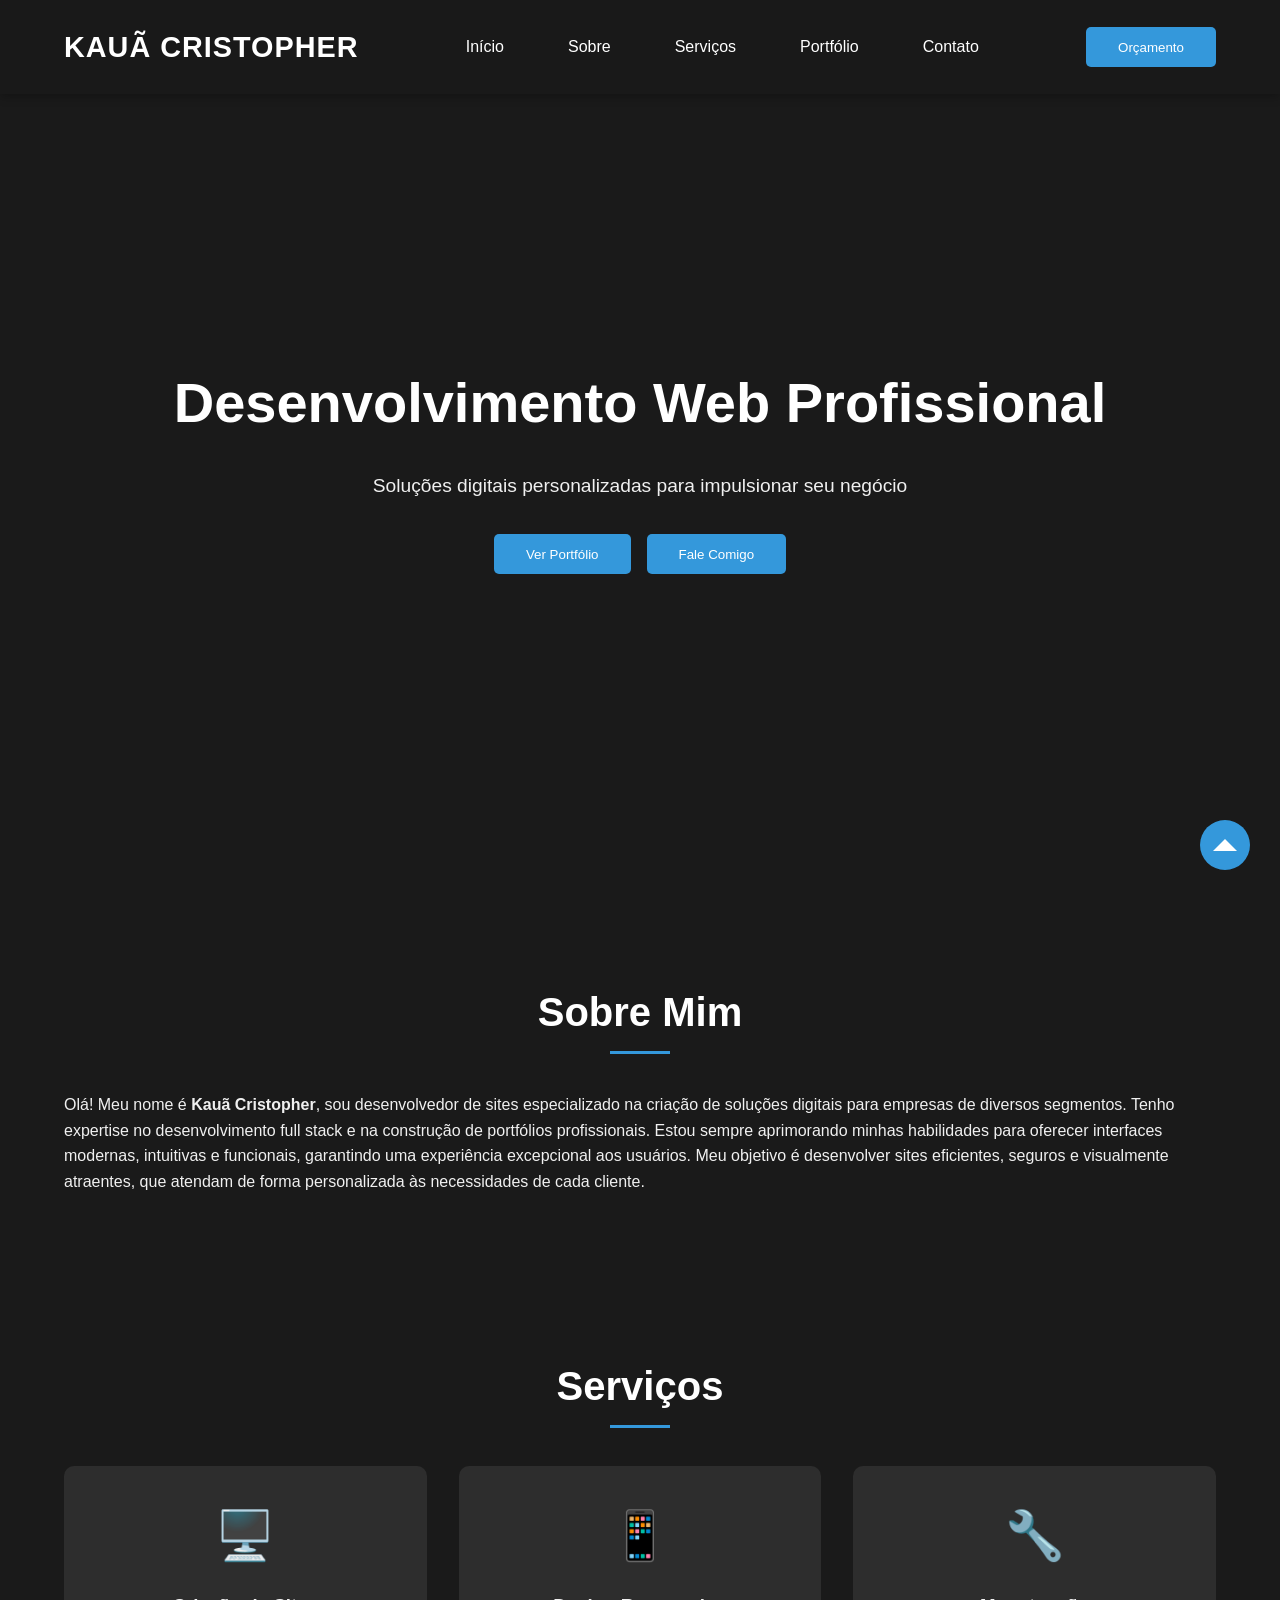
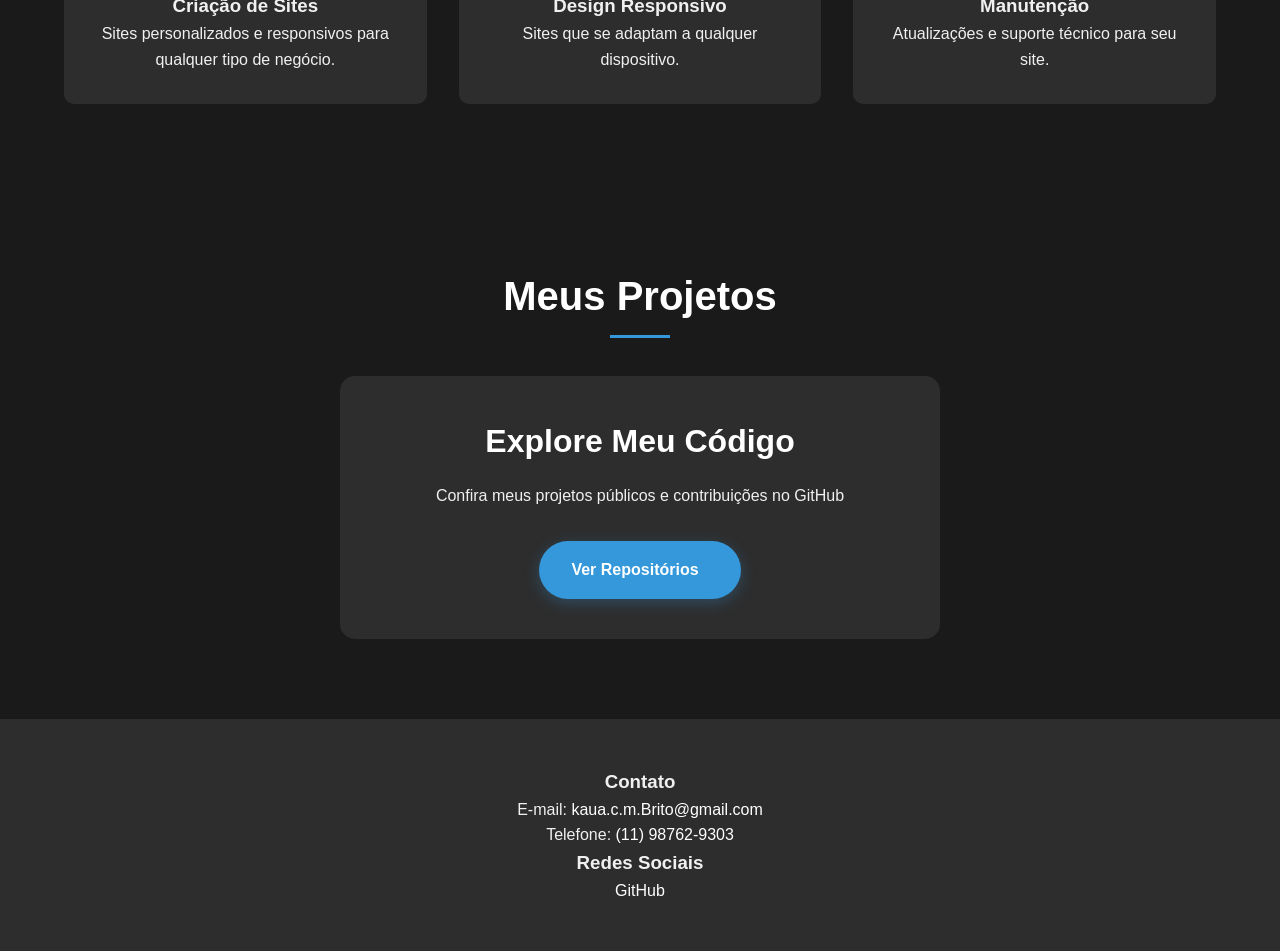
<file: index.html>
<!DOCTYPE html>
<html lang="pt-BR">
<head>
  <meta charset="UTF-8">
  <meta name="viewport" content="width=device-width, initial-scale=1.0">
  <title>Kauã Cristopher - Desenvolvedor de Sites</title>
  <link rel="stylesheet" href="styles.css">
</head>
<body>
  <!-- Cabeçalho -->
  <header>
    <div class="logo">Kauã Cristopher</div>
    <nav>
      <ul>
        <li><a href="#inicio">Início</a></li>
        <li><a href="#sobre">Sobre</a></li>
        <li><a href="#servicos">Serviços</a></li>
        <li><a href="#portfolio">Portfólio</a></li>
        <li><a href="#contato">Contato</a></li>
      </ul>
    </nav>
    <button class="cta-btn"><a href="https://wa.me/qr/YKGRZT24NQEZE1"> Orçamento </a></button>
  </header>

  <section class="hero" id="inicio">
    <div class="hero-conteudo">
      <h1>Desenvolvimento Web Profissional</h1>
      <p>Soluções digitais personalizadas para impulsionar seu negócio</p>
      <div class="hero-buttons">
        <button class="cta-btn"><a href="#sobre">Ver Portfólio </a> </button>
        <button class="cta-btn"><a href="https://wa.me/qr/YKGRZT24NQEZE1"> Fale Comigo </a> </button>
      </div>
    </div>
  </section>

  <!-- Seção Sobre -->
  <section class="sobre" id="sobre">
    <h2>Sobre Mim</h2>
    <p>Olá! Meu nome é <strong>Kauã Cristopher</strong>, sou desenvolvedor de sites especializado na criação de soluções digitais para empresas de diversos segmentos. Tenho expertise no desenvolvimento full stack e na construção de portfólios profissionais. Estou sempre aprimorando minhas habilidades para oferecer interfaces modernas, intuitivas e funcionais, garantindo uma experiência excepcional aos usuários. Meu objetivo é desenvolver sites eficientes, seguros e visualmente atraentes, que atendam de forma personalizada às necessidades de cada cliente.</p>
  </section>

  <!-- Seção de Serviços -->
  <section class="servicos" id="servicos">
    <h2>Serviços</h2>
    <div class="servicos-container">
      <div class="servico">
        <span>🖥️</span>
        <h3>Criação de Sites</h3>
        <p>Sites personalizados e responsivos para qualquer tipo de negócio.</p>
      </div>
      <div class="servico">
        <span>📱</span>
        <h3>Design Responsivo</h3>
        <p>Sites que se adaptam a qualquer dispositivo.</p>
      </div>
      <div class="servico">
        <span>🔧</span>
        <h3>Manutenção</h3>
        <p>Atualizações e suporte técnico para seu site.</p>
      </div>
    </div>
  </section>

  <!-- Seção de Portfólio -->
  <section class="portfolio" id="portfolio">
    <h2>Meus Projetos</h2>
    <div class="portfolio-container">
      <div class="github-card">
        <i class="fab fa-github"></i>
        <h3>Explore Meu Código</h3>
        <p>Confira meus projetos públicos e contribuições no GitHub</p>
        <a href="https://github.com/KauaCristopher" target="_blank" class="github-btn">
          Ver Repositórios
          <i class="fas fa-arrow-right"></i>
        </a>
      </div>
    </div>
  </section>

  <!-- Rodapé -->
  <footer>
    <div class="footer-contato">
      <h3>Contato</h3>
      <p>E-mail: <a href="mailto:kaua.c.m.Brito@gmail.com">kaua.c.m.Brito@gmail.com</a></p>
      <p>Telefone: <a href="tel:11987629303">(11) 98762-9303</a></p>
    </div>
    <div class="footer-redes">
      <h3>Redes Sociais</h3>
      <a href="https://github.com/KauaCristopher" target="_blank">GitHub</a>
      <!-- Adicione outras redes sociais aqui, se tiver -->
    </div>
  </footer>

  <div class="back-to-top">
    <div class="arrow-up"></div>
  </div>

  <script>
    // Observador de Scroll para animações
    const observer = new IntersectionObserver((entries) => {
      entries.forEach(entry => {
        if(entry.isIntersecting) {
          entry.target.classList.add('visible');
        }
      });
    }, { threshold: 0.1 });

    document.querySelectorAll('section').forEach(section => observer.observe(section));

    // Botão Voltar ao Topo
    const backToTop = document.querySelector('.back-to-top');
    window.addEventListener('scroll', () => {
      window.scrollY > 500 
        ? backToTop.classList.add('active')
        : backToTop.classList.remove('active');
    });

    backToTop.addEventListener('click', () => {
      window.scrollTo({ top: 0, behavior: 'smooth' });
    });

    // Smooth Scroll
    document.querySelectorAll('a[href^="#"]').forEach(anchor => {
      anchor.addEventListener('click', function(e) {
        e.preventDefault();
        const target = document.querySelector(this.getAttribute('href'));
        target.scrollIntoView({ behavior: 'smooth' });
      });
    });
  </script>
</body>
</html>
</file>
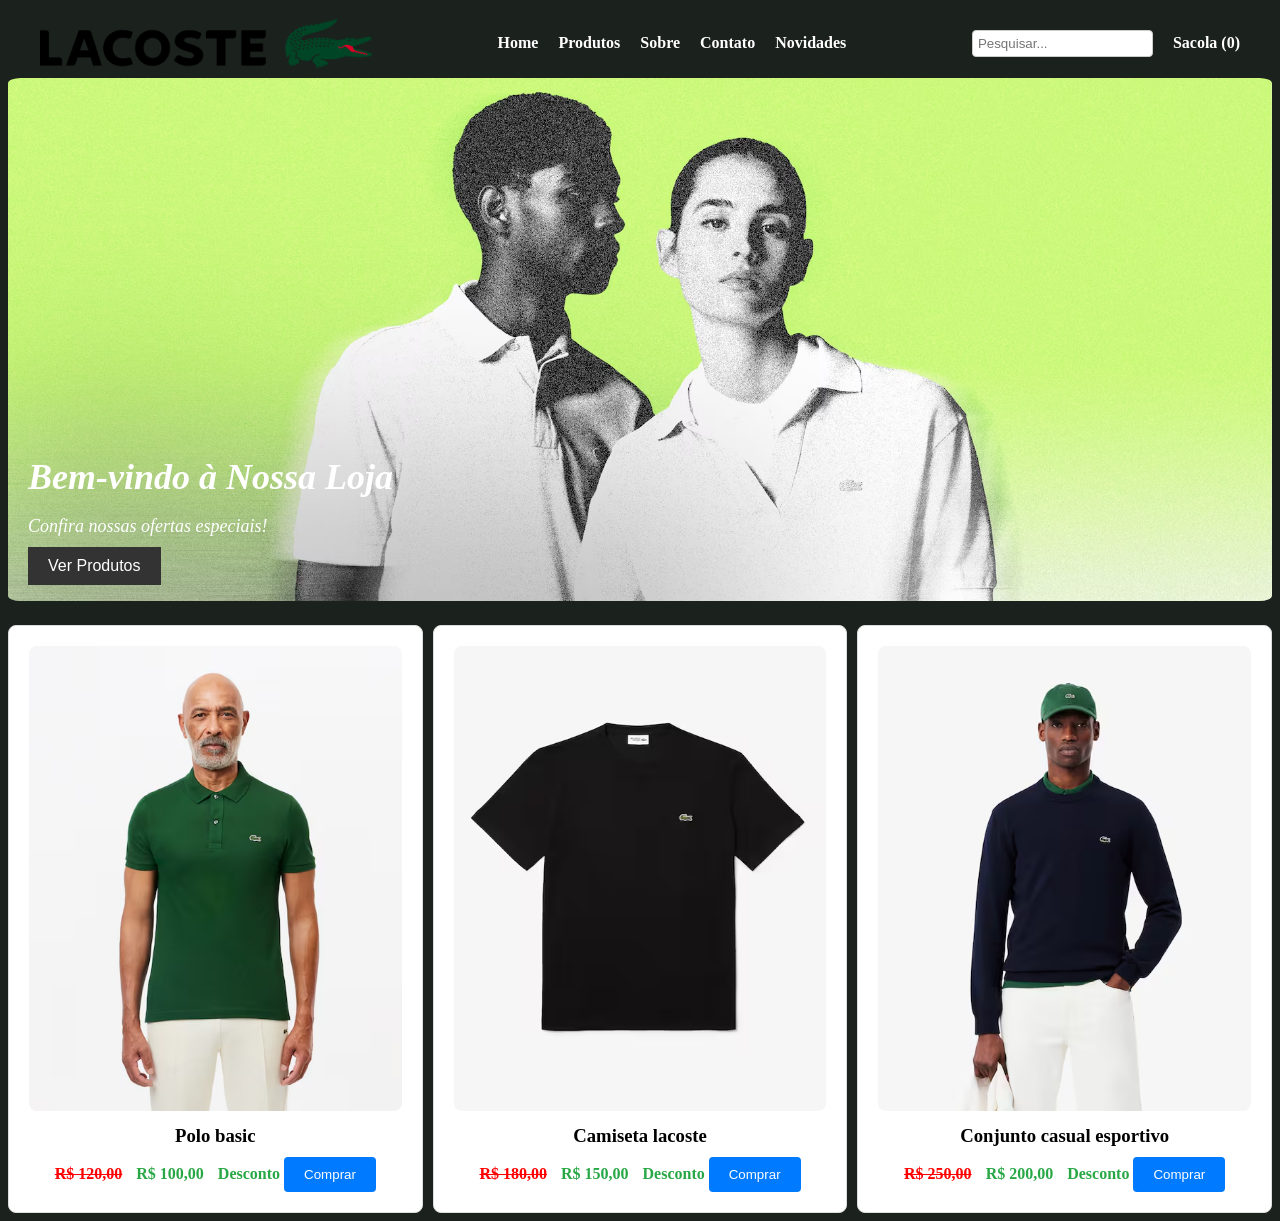
<file: repositorio/Site loja online/index.html>
<!DOCTYPE html>
<html lang="PT-BR">
<head>
    <meta charset="UTF-8">
    <meta name="viewport" content="width=device-width, initial-scale=1.0">
    <title>Minha Loja Virtual</title>
    <link rel="stylesheet" href="styles.css">
</head>
<body>
    <header>
        <div class="container">
            <img src="./Img/Daco_5398124.png" alt="Logo" class="logo">
            <nav>
                <ul>
                    <li><a href="/index.html">Home</a></li>
                    <li><a href="produtos.html">Produtos</a></li>
                    <li><a href="teste.html">Sobre</a></li>
                    <li><a href="#">Contato</a></li>
                    <li><a href="#">Novidades</a></li>
                </ul>
            </nav>
            <div class="header-right">
                <input type="text" placeholder="Pesquisar..." class="search-bar" onkeyup="searchProducts()">
                <a href="sacola.html" class="cart">Sacola (<span id="cart-count">0</span>)</a>
            </div>
        </div>
    </header>

    <!-- Banner -->
    <div class="banner">
        <img src="Img/Banner.avif" alt="Banner" class="banner-image">
        <div class="banner-content">
            <h1>Bem-vindo à Nossa Loja</h1>
            <p>Confira nossas ofertas especiais!</p>
            <button onclick="window.location.href='produtos.html'">Ver Produtos</button>
        </div>
    </div>

    <div class="grid-container" id="product-list">
        <div class="product-item">
            <a href="Produtos/produto1.html" target="_blank">
                <img src="Img/PH4012_132_20.avif" alt="Produto 1">
            </a>
            <h3>Polo basic</h3>
            <p class="price"><span class="old-price">R$ 120,00</span> R$ 100,00 <span class="discount">Desconto</span></p>
            <button onclick="addToCart('1', 'Polo Basic', 100, 'Img/PH4012_132_20.avif')">Comprar</button>
        </div>
        <div class="product-item">
            <a href="Produtos/produto2.html" target="_blank">
                <img src="Img/TH1561_031_24.avif" alt="Produto 2">
            </a>
            <h3>Camiseta lacoste</h3>
            <p class="price"><span class="old-price">R$ 180,00</span> R$ 150,00 <span class="discount">Desconto</span></p>
            <button onclick="addToCart('2', 'Camiseta Lacoste', 150, 'Img/TH1561_031_24.avif')">Comprar</button>
        </div>
        <div class="product-item">
            <a href="Produtos/produto3.html" target="_blank">
                <img src="Img/AH1985_166_20.avif" alt="Produto 3">
            </a>
            <h3>Conjunto casual esportivo</h3>
            <p class="price"><span class="old-price">R$ 250,00</span> R$ 200,00 <span class="discount">Desconto</span></p>
            <button onclick="addToCart('3', 'Conjunto Casual Esportivo', 200, 'Img/AH1985_166_20.avif')">Comprar</button>
        </div>
        <!-- Adicione mais produtos conforme necessário -->
    </div>
    <script src="scripts.js"></script>
</body>
</html>
</file>
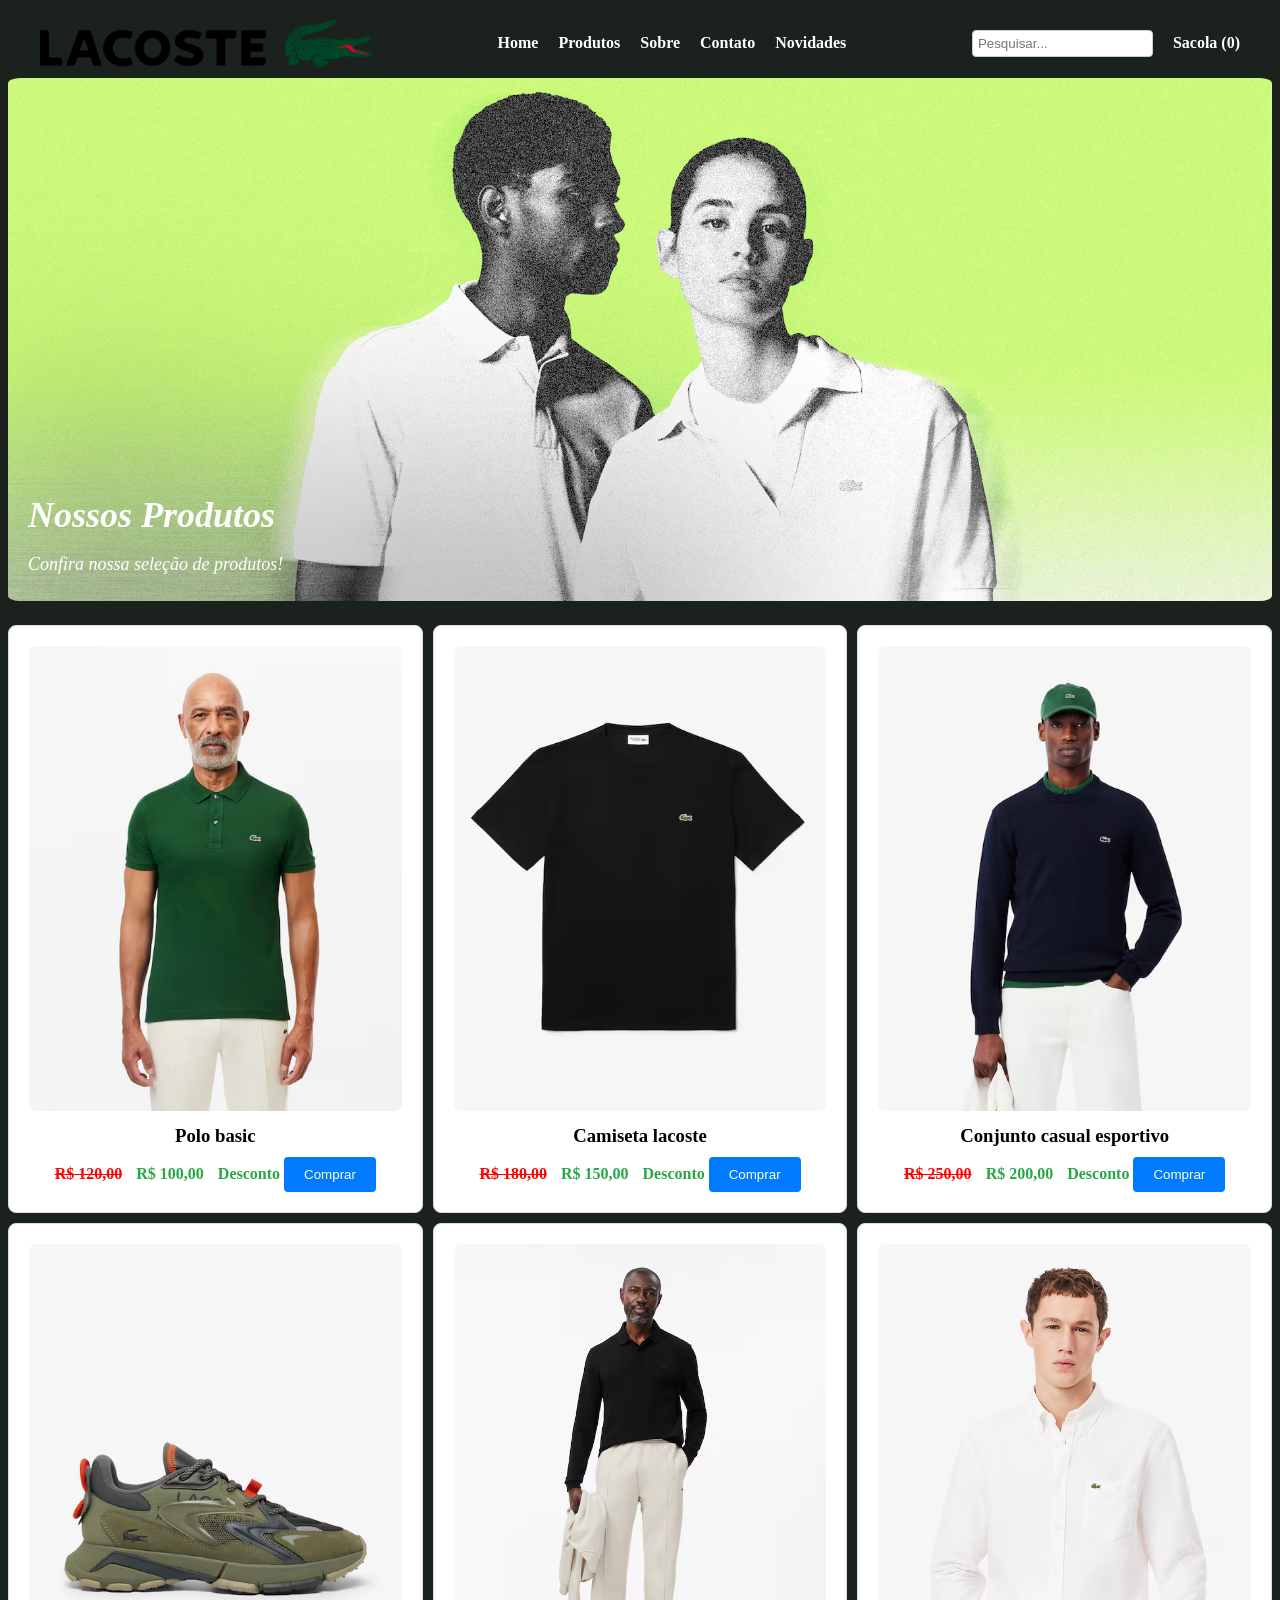
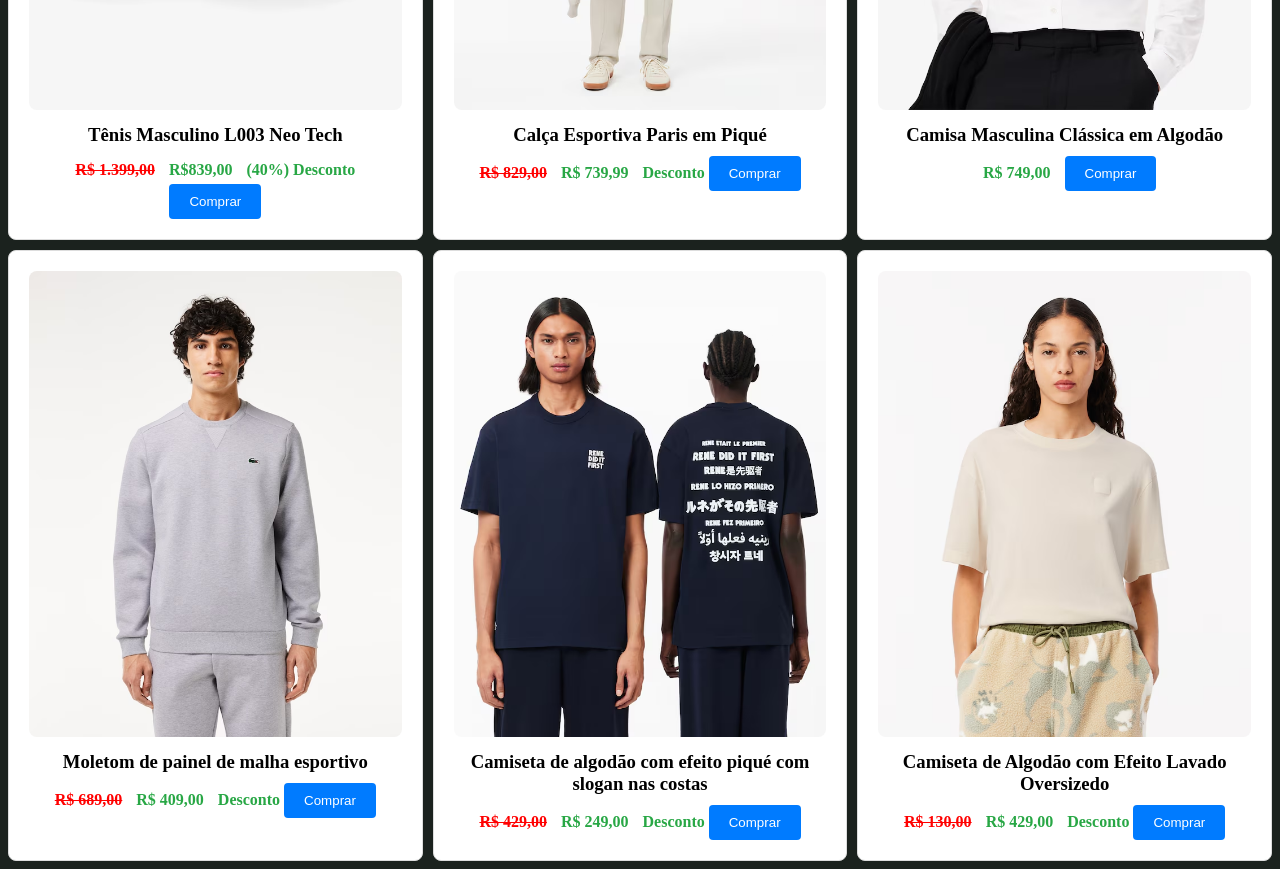
<file: repositorio/Site loja online/produtos.html>
<!DOCTYPE html>
<html lang="PT-BR">
<head>
    <meta charset="UTF-8">
    <meta name="viewport" content="width=device-width, initial-scale=1.0">
    <title>Produtos - Minha Loja Virtual</title>
    <link rel="stylesheet" href="styles.css">
</head>
<body>
    <header>
        <div class="container">
           <img href="index.html" src="./Img/Daco_5398124.png"  alt="Logo" class="logo">
            <nav>
                <ul>
                    <li><a href="index.html">Home</a></li>
                    <li><a href="produtos.html">Produtos</a></li>
                    <li><a href="teste.html">Sobre</a></li>
                    <li><a href="#">Contato</a></li>
                    <li><a href="#">Novidades</a></li>
                </ul>
            </nav>
            <div class="header-right">
                <input type="text" placeholder="Pesquisar..." class="search-bar" onkeyup="searchProducts()">
                <a href="sacola.html" class="cart">Sacola (<span id="cart-count">0</span>)</a>
            </div>
        </div>
    </header>

    <!-- Banner -->
    <div class="banner">
        <img src="Img/Banner.avif" alt="Banner" class="banner-image">
        <div class="banner-content">
            <h1>Nossos Produtos</h1>
            <p>Confira nossa seleção de produtos!</p>
        </div>
    </div>

    <div class="grid-container" id="product-list">
        <div class="product-item">
            <a href="Produtos/produto1.html" target="_blank">
                <img src="Img/PH4012_132_20.avif" alt="Produto 1">
            </a>
            <h3>Polo basic</h3>
            <p class="price"><span class="old-price">R$ 120,00</span> R$ 100,00 <span class="discount">Desconto</span></p>
            <button onclick="addToCart('1', 'Polo Basic', 100, 'Img/PH4012_132_20.avif')">Comprar</button>
        </div>

        <div class="product-item">
            <a href="Produtos/produto2.html" target="_blank">
                <img src="Img/TH1561_031_24.avif" alt="Produto 2">
            </a>
            <h3>Camiseta lacoste</h3>
            <p class="price"><span class="old-price">R$ 180,00</span> R$ 150,00 <span class="discount">Desconto</span></p>
            <button onclick="addToCart('2', 'Camiseta Lacoste', 150, 'Img/TH1561_031_24.avif')">Comprar</button>
        </div>

        <div class="product-item">
            <a href="teste.html" target="_blank">
                <img src="Img/AH1985_166_20.avif" alt="Produto 3">
            </a>
            <h3>Conjunto casual esportivo</h3>
            <p class="price"><span class="old-price">R$ 250,00</span> R$ 200,00 <span class="discount">Desconto</span></p>
            <button onclick="addToCart('3', 'Conjunto Casual Esportivo', 200, 'Img/AH1985_166_20.avif')">Comprar</button>
        </div>

        <div class="product-item">
            <a href="teste.html" target="_blank">
                <img src="Img/tenistop.avif" alt="Produto 4">
            </a>
            <h3>Tênis Masculino L003 Neo Tech</h3>
            <p class="price"><span class="old-price">R$ 1.399,00</span> R$839,00 <span class="discount">(40%) Desconto</span></p>
            <button onclick="addToCart('4', 'Tênis Masculino L003 Neo Tech', 839, 'Img/Produto4.avif')">Comprar</button>
        </div>

        <div class="product-item">
            <a href="teste.html" target="_blank">
                <img src="./Img/Calça Esportiva Paris em Piqué.avif" alt="Produto 5">
            </a>
            <h3>Calça Esportiva Paris em Piqué</h3>
            <p class="price"><span class="old-price">R$ 829,00</span> R$ 739,99 <span class="discount">Desconto</span></p>
            <button onclick="addToCart('5', 'Calça Esportiva Paris em Piqué', 739.99, 'Img/Produto5.avif')">Comprar</button>
        </div>

        <div class="product-item">
            <a href="teste.html" target="_blank">
                <img src="Img/Camisa Masculina Clássica em Algodão.avif" alt="Produto 6">
            </a>
            <h3>Camisa Masculina Clássica em Algodão</h3>
            <p class="price"><span class="old-price"></span> R$ 749,00 <span class="discount"></span></p>
            <button onclick="addToCart('6', 'Camisa Masculina Clássica em Algodão', 749, 'Img/Produto6.avif')">Comprar</button>
        </div>

        <div class="product-item">
            <a href="teste.html" target="_blank">
                <img src="Img/Moletom de painel de malha esportivo.avif" alt="Produto 7">
            </a>
            <h3>Moletom de painel de malha esportivo</h3>
            <p class="price"><span class="old-price">R$ 689,00</span> R$ 409,00 <span class="discount">Desconto</span></p>
            <button onclick="addToCart('7', 'Moletom de painel de malha esportivo', 409, 'Img/Produto7.avif')">Comprar</button>
        </div>

        <div class="product-item">
            <a href="teste.html" target="_blank">
                <img src="Img/Camiseta de algodão com efeito piqué com slogan nas costas.avif" alt="Produto 8">
            </a>
            <h3>Camiseta de algodão com efeito piqué com slogan nas costas</h3>
            <p class="price"><span class="old-price">R$ 429,00</span> R$ 249,00 <span class="discount">Desconto</span></p>
            <button onclick="addToCart('8', 'Camiseta de algodão com efeito piqué com slogan nas costas', 249, 'Img/Produto8.avif')">Comprar</button>
        </div>

        <div class="product-item">
            <a href="teste.html" target="_blank">
                <img src="Img/Camiseta de Algodão com Efeito Lavado Oversized.avif" alt="Produto 9">
            </a>
            <h3>Camiseta de Algodão com Efeito Lavado Oversizedo</h3>
            <p class="price"><span class="old-price">R$ 130,00</span> R$ 429,00 <span class="discount">Desconto</span></p>
            <button onclick="addToCart('9', 'Camiseta de Algodão com Efeito Lavado Oversized', 429, 'Img/Produto9.avif')">Comprar</button>
        </div>
    </div>
    <script src="scripts.js"></script>
</body>
</html>
</file>
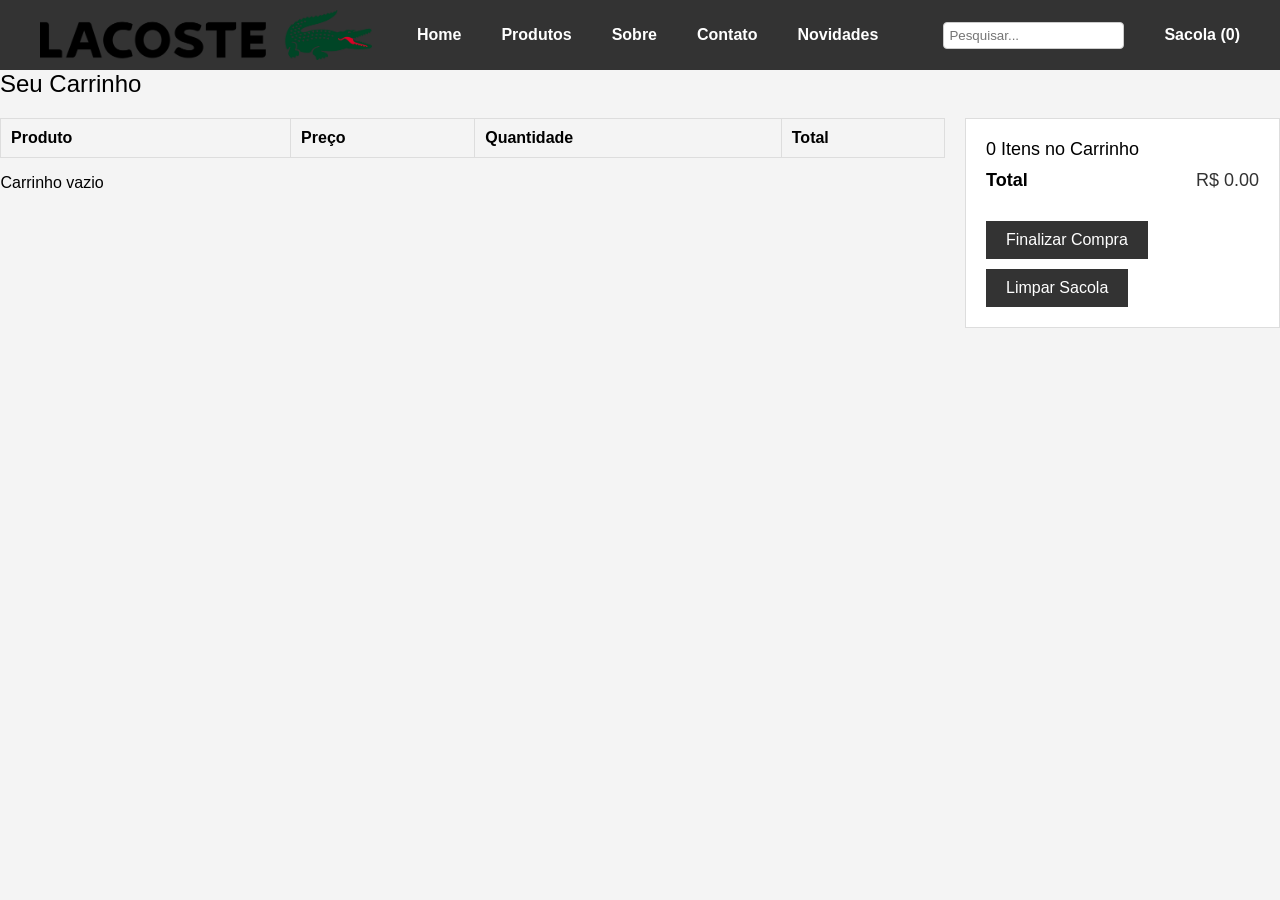
<file: repositorio/Site loja online/sacola.html>
<!DOCTYPE html>
<html lang="PT-BR">
<head>
    <meta charset="UTF-8">
    <meta name="viewport" content="width=device-width, initial-scale=1.0">
    <title>Sacola de Compras</title>
    <link rel="stylesheet" href="styles.css">
</head>
<body>
    <style>
        /* Estilos gerais */
body {
    font-family: Arial, sans-serif;
    margin: 0;
    padding: 0;
    background-color: #f4f4f4;
}

.container {
    max-width: 1200px;
    margin: 0 auto;
    padding: 20px;
}

header {
    background-color: #333;
    color: #fff;
    padding: 10px 0;
}

header .container {
    display: flex;
    justify-content: space-between;
    align-items: center;
}

header nav ul {
    list-style: none;
    padding: 0;
    margin: 0;
    display: flex;
}

header nav ul li {
    margin-right: 20px;
}

header nav ul li a {
    color: #fff;
    text-decoration: none;
}

.header-right {
    display: flex;
    align-items: center;
}

.header-right .search-bar {
    padding: 5px;
    margin-right: 20px;
}

.header-right .cart {
    color: #fff;
    text-decoration: none;
}

.main {
    padding: 20px;
}

.page-title {
    font-size: 24px;
    margin-bottom: 20px;
}

.content {
    display: flex;
    justify-content: space-between;
}

section {
    flex: 3;
}

aside {
    flex: 1;
    margin-left: 20px;
}

table {
    width: 100%;
    border-collapse: collapse;
    margin-bottom: 20px;
}

table th, table td {
    border: 1px solid #ddd;
    padding: 10px;
    text-align: left;
}

table th {
    background-color: #f4f4f4;
}

.cart-item-image {
    width: 100px; /* Aumente o tamanho da imagem */
    height: auto;
    margin-right: 10px;
}

.cart-item-details {
    display: flex;
    flex-direction: column;
    justify-content: center;
}

.cart-item-details h3 {
    margin: 0;
    font-size: 18px;
}

.cart-item-details p {
    margin: 5px 0;
}

.summary {
    background-color: #fff;
    padding: 20px;
    border: 1px solid #ddd;
}

.summary-total-items {
    font-size: 18px;
    margin-bottom: 10px;
}

.summary-total {
    display: flex;
    justify-content: space-between;
    font-size: 18px;
    margin-bottom: 20px;
}

.summary-total .total-title {
    font-weight: bold;
}

.summary-total .total-value {
    color: #333;
}

button {
    background-color: #333;
    color: #fff;
    border: none;
    padding: 10px 20px;
    cursor: pointer;
    font-size: 16px;
    margin-top: 10px;
}

button:hover {
    background-color: #555;
}
    </style>
    <header>
        <div class="container">
            <img src="./Img/Daco_5398124.png" alt="Logo" class="logo">
            <nav>
                <ul>
                    <li><a href="index.html">Home</a></li>
                    <li><a href="produtos.html">Produtos</a></li>
                    <li><a href="teste.html">Sobre</a></li>
                    <li><a href="teste.html">Contato</a></li>
                    <li><a href="teste.html">Novidades</a></li>
                </ul>
            </nav>
            <div class="header-right">
                <input type="text" placeholder="Pesquisar..." class="search-bar" onkeyup="searchProducts()">
                <a href="sacola.html" class="cart">Sacola (<span id="cart-count">0</span>)</a>
            </div>
        </div>
    </header>

    <main>
        <div class="page-title">Seu Carrinho</div>
        <div class="content">
            <section>
                <table>
                    <thead>
                        <tr>
                            <th>Produto</th>
                            <th>Preço</th>
                            <th>Quantidade</th>
                            <th>Total</th>
                        </tr>
                    </thead>
                    <tbody id="cart-items">
                        <!-- Os itens do carrinho serão inseridos aqui -->
                    </tbody>
                </table>
            </section>
            <aside>
                <div class="summary">
                    <div class="summary-total-items"><span id="cart-count">0</span> Itens no Carrinho</div>
                    <div class="summary-total">
                        <div class="total-title">Total</div>
                        <div class="total-value final-value" id="total-price">R$ 0,00</div>
                    </div>
                    <button onclick="finalizePurchase()">Finalizar Compra</button>
                    <button onclick="clearCart()">Limpar Sacola</button>
                </div>
            </aside>
        </div>
    </main>
    <script src="scripts.js"></script>
</body>
</html>
</file>
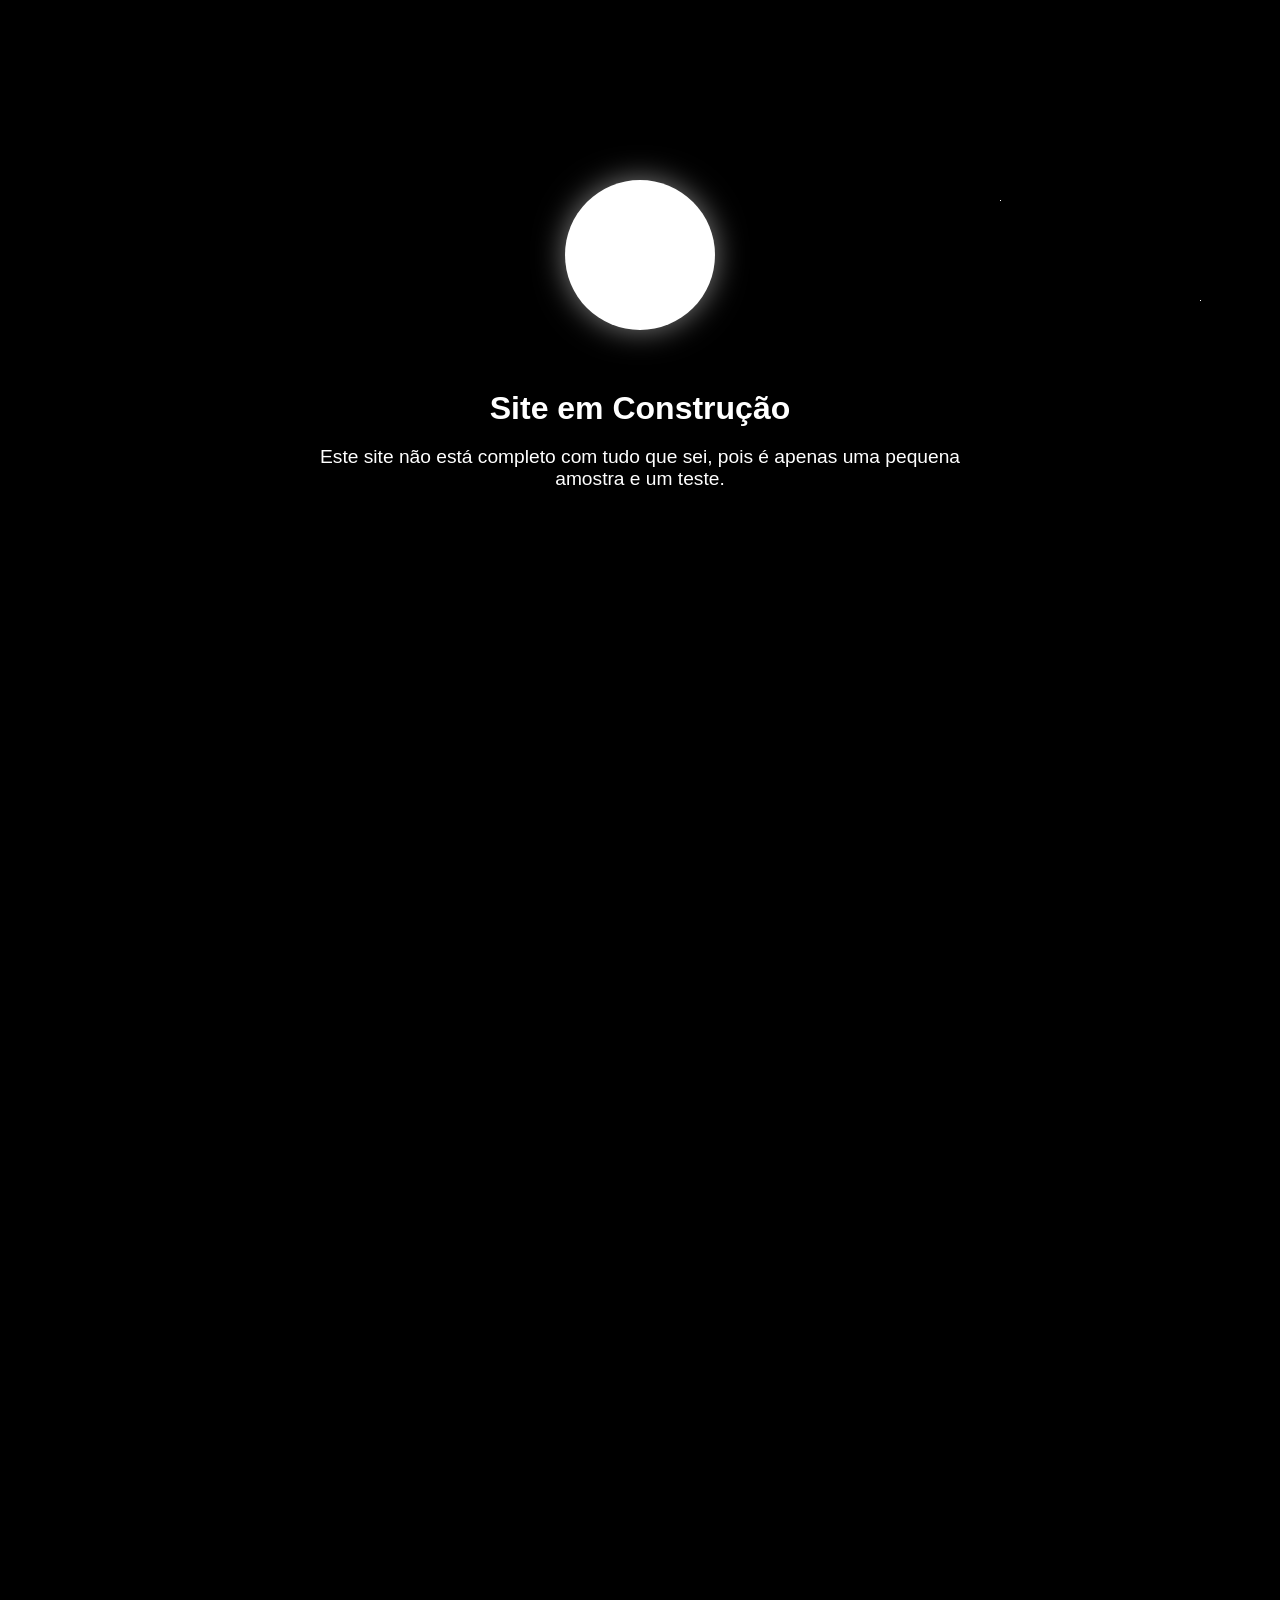
<file: repositorio/Site loja online/teste.html>
<!DOCTYPE html>
<html lang="PT-BR">
<head>
    <meta charset="UTF-8">
    <meta name="viewport" content="width=device-width, initial-scale=1.0">
    <title>Teste - Céu Noturno</title>
    <link rel="stylesheet" href="styles.css">
    <style>
        body, html {
            height: 100%;
            margin: 0;
            font-family: Arial, sans-serif;
            background: #000;
            overflow: hidden;
        }

        .stars {
            width: 1px;
            height: 1px;
            background: transparent;
            box-shadow: 1000px 200px #FFF, 1200px 300px #FFF, 1400px 400px #FFF, 1600px 500px #FFF, 1800px 600px #FFF, 2000px 700px #FFF, 2200px 800px #FFF, 2400px 900px #FFF, 2600px 1000px #FFF, 2800px 1100px #FFF, 3000px 1200px #FFF, 3200px 1300px #FFF, 3400px 1400px #FFF, 3600px 1500px #FFF, 3800px 1600px #FFF, 4000px 1700px #FFF, 4200px 1800px #FFF, 4400px 1900px #FFF, 4600px 2000px #FFF, 4800px 2100px #FFF, 5000px 2200px #FFF, 5200px 2300px #FFF, 5400px 2400px #FFF, 5600px 2500px #FFF, 5800px 2600px #FFF, 6000px 2700px #FFF, 6200px 2800px #FFF, 6400px 2900px #FFF, 6600px 3000px #FFF, 6800px 3100px #FFF, 7000px 3200px #FFF, 7200px 3300px #FFF, 7400px 3400px #FFF, 7600px 3500px #FFF, 7800px 3600px #FFF, 8000px 3700px #FFF;
            animation: animStar 50s linear infinite;
        }

        .stars:after {
            content: ' ';
            position: absolute;
            top: 2000px;
            width: 1px;
            height: 1px;
            background: transparent;
            box-shadow: 1000px 200px #FFF, 1200px 300px #FFF, 1400px 400px #FFF, 1600px 500px #FFF, 1800px 600px #FFF, 2000px 700px #FFF, 2200px 800px #FFF, 2400px 900px #FFF, 2600px 1000px #FFF, 2800px 1100px #FFF, 3000px 1200px #FFF, 3200px 1300px #FFF, 3400px 1400px #FFF, 3600px 1500px #FFF, 3800px 1600px #FFF, 4000px 1700px #FFF, 4200px 1800px #FFF, 4400px 1900px #FFF, 4600px 2000px #FFF, 4800px 2100px #FFF, 5000px 2200px #FFF, 5200px 2300px #FFF, 5400px 2400px #FFF, 5600px 2500px #FFF, 5800px 2600px #FFF, 6000px 2700px #FFF, 6200px 2800px #FFF, 6400px 2900px #FFF, 6600px 3000px #FFF, 6800px 3100px #FFF, 7000px 3200px #FFF, 7200px 3300px #FFF, 7400px 3400px #FFF, 7600px 3500px #FFF, 7800px 3600px #FFF, 8000px 3700px #FFF;
        }

        @keyframes animStar {
            from { transform: translateY(0px); }
            to { transform: translateY(-2000px); }
        }

        .moon {
            position: absolute;
            top: 20%;
            left: 50%;
            width: 150px;
            height: 150px;
            background: #FFF;
            border-radius: 50%;
            box-shadow: 0 0 30px rgba(255, 255, 255, 0.5);
            transform: translateX(-50%);
            transition: transform 0.3s ease;
        }

        .moon:hover {
            transform: translateX(-50%) scale(1.1);
        }

        .message {
            position: absolute;
            top: 50%;
            left: 50%;
            transform: translate(-50%, -50%);
            color: #FFF;
            text-align: center;
        }

        .message h1 {
            font-size: 2em;
            margin: 0;
        }

        .message p {
            font-size: 1.2em;
        }
    </style>
</head>
<body>
    <div class="stars"></div>
    <a href="index.html">
        <div class="moon"></div>
    </a>
    <div class="message">
        <h1>Site em Construção</h1>
        <p>Este site não está completo com tudo que sei, pois é apenas uma pequena amostra e um teste.</p>
    </div>
</body>
</html>
</file>
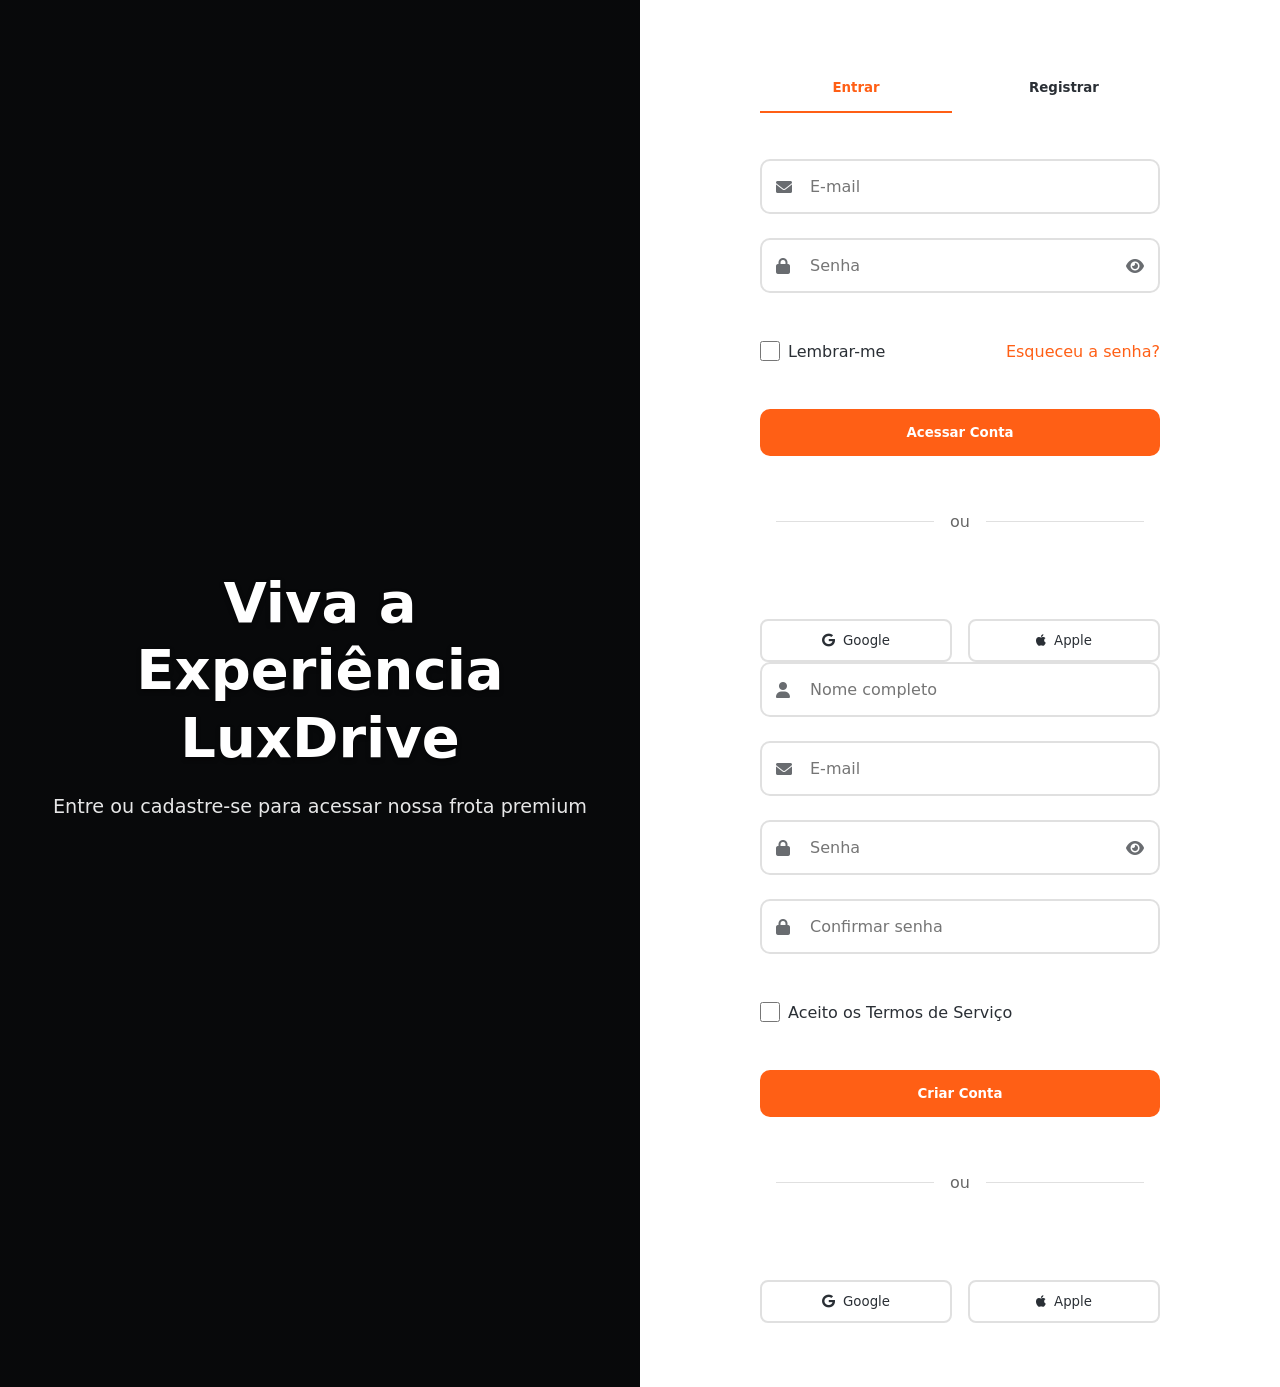
<file: repositorio/Site Aluguel de carros/Templates/login_registro.html>
<!DOCTYPE html>
<html lang="pt-BR">
<head>
    <meta charset="UTF-8">
    <meta name="viewport" content="width=device-width, initial-scale=1.0">
    <title>LuxDrive | Acesso Premium</title>
    <link rel="stylesheet" href="https://cdnjs.cloudflare.com/ajax/libs/font-awesome/6.0.0/css/all.min.css">
    <style>
        :root {
            --primary: #2A2F35;
            --accent: #FF5F15;
            --light: #FFFFFF;
            --dark: #1A1E23;
            --transition: all 0.3s cubic-bezier(0.4, 0, 0.2, 1);
        }

        * {
            margin: 0;
            padding: 0;
            box-sizing: border-box;
            font-family: 'Inter', system-ui, sans-serif;
        }

        body {
            min-height: 100vh;
            display: grid;
            grid-template-columns: 1fr 1fr;
            background: var(--dark);
        }

        .hero-section {
            background: linear-gradient(rgba(0,0,0,0.7), rgba(0,0,0,0.7)),
                        url('https://images.unsplash.com/photo-1494976388901-750342ad5436') center/cover;
            display: flex;
            align-items: center;
            justify-content: center;
            padding: 2rem;
            position: relative;
            overflow: hidden;
        }

        .hero-content {
            position: relative;
            z-index: 2;
            color: var(--light);
            text-align: center;
            max-width: 600px;
        }

        .hero-content h1 {
            font-size: 3.5rem;
            margin-bottom: 1.5rem;
            line-height: 1.2;
            text-shadow: 0 2px 4px rgba(0,0,0,0.5);
        }

        .hero-content p {
            font-size: 1.2rem;
            opacity: 0.9;
        }

        .auth-container {
            padding: 4rem;
            display: flex;
            align-items: center;
            background: var(--light);
        }

        .auth-wrapper {
            max-width: 400px;
            width: 100%;
            margin: 0 auto;
            animation: slideIn 0.6s ease-out;
        }

        .auth-tabs {
            display: flex;
            gap: 1rem;
            margin-bottom: 3rem;
        }

        .auth-tab {
            flex: 1;
            padding: 1rem;
            background: none;
            border: none;
            color: var(--primary);
            font-weight: 600;
            cursor: pointer;
            position: relative;
            transition: var(--transition);
        }

        .auth-tab.active {
            color: var(--accent);
        }

        .auth-tab.active::after {
            content: '';
            position: absolute;
            bottom: -2px;
            left: 0;
            width: 100%;
            height: 2px;
            background: var(--accent);
        }

        .auth-form {
            display: flex;
            flex-direction: column;
            gap: 1.5rem;
        }

        .input-group {
            position: relative;
        }

        .input-icon {
            position: absolute;
            left: 1rem;
            top: 50%;
            transform: translateY(-50%);
            color: var(--primary);
            opacity: 0.7;
        }

        .auth-input {
            width: 100%;
            padding: 1rem 1rem 1rem 3rem;
            border: 2px solid #e0e0e0;
            border-radius: 10px;
            font-size: 1rem;
            transition: var(--transition);
        }

        .auth-input:focus {
            outline: none;
            border-color: var(--accent);
            box-shadow: 0 0 0 3px rgba(255,95,21,0.2);
        }

        .password-toggle {
            position: absolute;
            right: 1rem;
            top: 50%;
            transform: translateY(-50%);
            cursor: pointer;
            color: var(--primary);
            opacity: 0.7;
        }

        .auth-options {
            display: flex;
            justify-content: space-between;
            align-items: center;
            margin: 1.5rem 0;
        }

        .remember-me {
            display: flex;
            align-items: center;
            gap: 0.5rem;
            color: var(--primary);
        }

        .checkbox {
            width: 20px;
            height: 20px;
            accent-color: var(--accent);
        }

        .forgot-password {
            color: var(--accent);
            text-decoration: none;
            font-weight: 500;
            transition: var(--transition);
        }

        .btn-auth {
            width: 100%;
            padding: 1rem;
            border-radius: 10px;
            font-weight: 600;
            cursor: pointer;
            transition: var(--transition);
            border: none;
            background: var(--accent);
            color: var(--light);
            position: relative;
            overflow: hidden;
        }

        .btn-auth::after {
            content: '';
            position: absolute;
            top: 0;
            left: 0;
            width: 100%;
            height: 100%;
            background: rgba(255,255,255,0.1);
            opacity: 0;
            transition: var(--transition);
        }

        .btn-auth:hover::after {
            opacity: 1;
        }

        .social-auth {
            margin-top: 2rem;
            display: grid;
            grid-template-columns: repeat(2, 1fr);
            gap: 1rem;
        }

        .social-btn {
            display: flex;
            align-items: center;
            justify-content: center;
            gap: 0.5rem;
            padding: 0.75rem;
            border-radius: 8px;
            border: 2px solid #e0e0e0;
            background: transparent;
            color: var(--primary);
            cursor: pointer;
            transition: var(--transition);
        }

        .social-btn:hover {
            border-color: var(--accent);
            color: var(--accent);
        }

        .auth-divider {
            display: flex;
            align-items: center;
            color: #666;
            margin: 2rem 0;
        }

        .auth-divider::before,
        .auth-divider::after {
            content: '';
            flex: 1;
            height: 1px;
            background: #e0e0e0;
            margin: 0 1rem;
        }

        @keyframes slideIn {
            from { opacity: 0; transform: translateX(20px); }
            to { opacity: 1; transform: translateX(0); }
        }

        @media (max-width: 768px) {
            body {
                grid-template-columns: 1fr;
            }

            .hero-section {
                display: none;
            }

            .auth-container {
                padding: 2rem;
                min-height: 100vh;
            }
        }
    </style>
</head>
<body>
    <section class="hero-section">
        <div class="hero-content">
            <h1>Viva a Experiência LuxDrive</h1>
            <p>Entre ou cadastre-se para acessar nossa frota premium</p>
        </div>
    </section>

    <div class="auth-container">
        <div class="auth-wrapper">
            <div class="auth-tabs">
                <button class="auth-tab active" data-tab="login">Entrar</button>
                <button class="auth-tab" data-tab="register">Registrar</button>
            </div>

            <!-- Login Form -->
            <form class="auth-form active" id="login-form">
                <div class="input-group">
                    <i class="fas fa-envelope input-icon"></i>
                    <input type="email" class="auth-input" placeholder="E-mail" required>
                </div>

                <div class="input-group">
                    <i class="fas fa-lock input-icon"></i>
                    <input type="password" class="auth-input" placeholder="Senha" required>
                    <i class="fas fa-eye password-toggle"></i>
                </div>

                <div class="auth-options">
                    <label class="remember-me">
                        <input type="checkbox" class="checkbox">
                        Lembrar-me
                    </label>
                    <a href="index.html" class="forgot-password">Esqueceu a senha?</a>
                </div>

                <button type="submit" class="btn-auth"><a href="index.html"></a>Acessar Conta</button></a>

                <div class="auth-divider">ou</div>

                <div class="social-auth">
                    <button type="button" class="social-btn">
                        <i class="fab fa-google"></i>
                        Google
                    </button>
                    <button type="button" class="social-btn">
                        <i class="fab fa-apple"></i>
                        Apple
                    </button>
                </div>
            </form>

            <!-- Register Form -->
            <form class="auth-form" id="register-form">
                <div class="input-group">
                    <i class="fas fa-user input-icon"></i>
                    <input type="text" class="auth-input" placeholder="Nome completo" required>
                </div>

                <div class="input-group">
                    <i class="fas fa-envelope input-icon"></i>
                    <input type="email" class="auth-input" placeholder="E-mail" required>
                </div>

                <div class="input-group">
                    <i class="fas fa-lock input-icon"></i>
                    <input type="password" class="auth-input" placeholder="Senha" required>
                    <i class="fas fa-eye password-toggle"></i>
                </div>

                <div class="input-group">
                    <i class="fas fa-lock input-icon"></i>
                    <input type="password" class="auth-input" placeholder="Confirmar senha" required>
                </div>

                <div class="auth-options">
                    <label class="remember-me">
                        <input type="checkbox" class="checkbox" required>
                        Aceito os Termos de Serviço
                    </label>
                </div>

               <button type="submit" class="btn-auth"> <a href="index.html"></a>Criar Conta</button></a>

                <div class="auth-divider">ou</div>

                <div class="social-auth">
                    <button type="button" class="social-btn">
                        <i class="fab fa-google"></i>
                        Google
                    </button>
                    <button type="button" class="social-btn">
                        <i class="fab fa-apple"></i>
                        Apple
                    </button>
                </div>
            </form>
        </div>
    </div>

    <script>
       // Controle de Tabs
       const tabs = document.querySelectorAll('.auth-tab');
        const forms = document.querySelectorAll('.auth-form');

        tabs.forEach(tab => {
            tab.addEventListener('click', () => {
                tabs.forEach(t => t.classList.remove('active'));
                forms.forEach(f => f.classList.remove('active'));
                
                tab.classList.add('active');
                const targetForm = document.getElementById(`${tab.dataset.tab}-form`);
                targetForm.classList.add('active');
            });
        });

        // Toggle Password
        document.querySelectorAll('.password-toggle').forEach(toggle => {
            toggle.addEventListener('click', (e) => {
                const input = e.target.previousElementSibling;
                const type = input.type === 'password' ? 'text' : 'password';
                input.type = type;
                e.target.classList.toggle('fa-eye-slash');
            });
        });

        // Validação de Formulário
        const handleSubmit = (form, isLogin = true) => {
            const inputs = form.querySelectorAll('input');
            let isValid = true;

            inputs.forEach(input => {
                if (!input.checkValidity()) {
                    input.classList.add('invalid');
                    isValid = false;
                } else {
                    input.classList.remove('invalid');
                }
            })};

            if (isValid) {
                if (isValid) {} else {
                    alert('Preencha todos os campos corretamente!');
                }

      // Atualização na função handleSubmit
const handleSubmit = (form, isLogin = true) => {
    const inputs = form.querySelectorAll('input');
    let isValid = true;

    inputs.forEach(input => {
        if (!input.checkValidity()) {
            input.classList.add('invalid');
            isValid = false;
        } else {
            input.classList.remove('invalid');
        }
    });

    if (isValid) {
        // Simular API Call
        const formData = {
            email: form.querySelector('input[type="email"]').value,
            password: form.querySelector('input[type="password"]').value
        };

        if (!isLogin) {
            formData.name = form.querySelector('input[type="text"]').value;
            formData.confirmPassword = form.querySelectorAll('input[type="password"]')[1].value;
            
            if (formData.password !== formData.confirmPassword) {
                alert('As senhas não coincidem!');
                return;
            }
        }

        // Simular resposta da API com loading
        form.querySelector('button').innerHTML = '<div class="loader"></div>';
        
        setTimeout(() => {
            // Armazenar token simulado
            localStorage.setItem('authToken', 'simulated-token-' + Date.now());
            
            // Redirecionar para a página principal
            window.location.href = 'index.html';
        }, 1500);
    }
};

// Adicionar estilo do loader no CSS
const style = document.createElement('style');
style.textContent = `
    .loader {
        width: 20px;
        height: 20px;
        border: 3px solid #FFF;
        border-bottom-color: transparent;
        border-radius: 50%;
        animation: rotation 1s linear infinite;
        margin: 0 auto;
    }

    @keyframes rotation {
        0% { transform: rotate(0deg); }
        100% { transform: rotate(360deg); }
    }
`;
document.head.appendChild(style);

                // Simular resposta da API
                setTimeout(() => {
                    alert(isLogin ? 'Login bem-sucedido!' : 'Registro concluído!');
                    window.location.href = 'index.html';
                }, 1000);
            };

        // Event Listeners
        document.getElementById('login-form').addEventListener('submit', (e) => {
            e.preventDefault();
            handleSubmit(e.target, true);
        });

        document.getElementById('register-form').addEventListener('submit', (e) => {
            e.preventDefault();
            handleSubmit(e.target, false);
        });

        // Efeitos de Input
        document.querySelectorAll('.auth-input').forEach(input => {
            input.addEventListener('input', () => {
                input.classList.remove('invalid');
            });
        });
    
    </script>
</body>
</html>
</file>
<file: styles.css>
/* Reset e Variáveis de Cor */
:root {
    --cor-primaria: #1a1a1a;
    --cor-secundaria: #2d2d2d;
    --cor-destaque: #3498db;
    --texto-claro: #ffffff;
    --texto-cinza: #f0f0f0;
  }

  * {
    margin: 0;
    padding: 0;
    box-sizing: border-box;
    scroll-behavior: smooth;
  }

  body {
    font-family: 'Segoe UI', Arial, sans-serif;
    line-height: 1.6;
    background-color: var(--cor-primaria);
    color: var(--texto-cinza);
  }

  /* Cabeçalho */
  header {
    position: fixed;
    top: 0;
    width: 100%;
    display: flex;
    justify-content: space-between;
    align-items: center;
    padding: 1.5rem 5%;
    background-color: rgba(26, 26, 26, 0.95);
    z-index: 1000;
    box-shadow: 0 2px 10px rgba(0,0,0,0.3);
  }

  header .logo {
    font-size: 1.8rem;
    font-weight: 700;
    color: var(--texto-claro);
    text-transform: uppercase;
    letter-spacing: 1px;
  }

  nav ul {
    display: flex;
    gap: 2rem;
    list-style: none;
  }

  nav a {
    color: var(--texto-claro);
    text-decoration: none;
    font-weight: 500;
    transition: 0.3s;
    padding: 0.5rem 1rem;
    border-radius: 5px;
  }

  nav a:hover {
    background-color: var(--cor-destaque);
  }

  .cta-btn {
    background-color: var(--cor-destaque);
    color: var(--texto-claro);
    padding: 0.8rem 2rem;
    border: none;
    border-radius: 5px;
    cursor: pointer;
    transition: 0.3s;
  }

  .cta-btn:hover {
    transform: translateY(-2px);
    box-shadow: 0 5px 15px rgba(52, 152, 219, 0.4);
  }

  /* Seção Hero */
  .hero {
    min-height: 100vh;
    display: flex;
    align-items: center;
    justify-content: center;
    text-align: center;
    padding: 7rem 5% 5rem;
    background: linear-gradient(45deg, rgba(26,26,26,0.9), rgba(26,26,26,0.9)),
                url('https://images.unsplash.com/photo-1451187580459-43490279c0fa?auto=format&fit=crop&w=1920');
    background-size: cover;
    background-position: center;
  }

  .hero h1 {
    font-size: 3.5rem;
    margin-bottom: 1.5rem;
    color: var(--texto-claro);
    animation: slideDown 1s ease;
  }

  .hero p {
    font-size: 1.2rem;
    margin-bottom: 2rem;
    color: var(--texto-cinza);
    max-width: 600px;
    margin-left: auto;
    margin-right: auto;
  }

  .hero-buttons {
    display: flex;
    gap: 1rem;
    justify-content: center;
  }

  a {
    text-decoration: none;
    color: #ffffff;
  }

  /* Seções */
  section {
    padding: 5rem 5%;
    opacity: 0;
    transform: translateY(30px);
    transition: 1s;
  }

  section.visible {
    opacity: 1;
    transform: translateY(0);
  }

  h2 {
    font-size: 2.5rem;
    margin-bottom: 3rem;
    text-align: center;
    color: var(--texto-claro);
    position: relative;
  }

  h2::after {
    content: '';
    position: absolute;
    bottom: -10px;
    left: 50%;
    transform: translateX(-50%);
    width: 60px;
    height: 3px;
    background-color: var(--cor-destaque);
  }

  /* Serviços */
  .servicos-container {
    display: grid;
    grid-template-columns: repeat(auto-fit, minmax(280px, 1fr));
    gap: 2rem;
    margin-top: 3rem;
  }

  .servico {
    background-color: var(--cor-secundaria);
    padding: 2rem;
    border-radius: 10px;
    text-align: center;
    transition: 0.3s;
  }

  .servico:hover {
    transform: translateY(-10px);
    box-shadow: 0 10px 20px rgba(0,0,0,0.2);
  }

  .servico span {
    font-size: 3rem;
    margin-bottom: 1rem;
    display: block;
  }

  /* Portfólio */

.github-card {
    background: var(--cor-secundaria);
    padding: 2.5rem;
    border-radius: 15px;
    text-align: center;
    max-width: 600px;
    margin: 0 auto;
    transition: transform 0.3s ease;
  }

  .github-card:hover {
    transform: translateY(-10px);
  }

  .github-card i.fab {
    font-size: 4rem;
    color: var(--cor-destaque);
    margin-bottom: 1.5rem;
    transition: transform 0.3s ease;
  }

  .github-card:hover i.fab {
    transform: rotate(360deg);
  }

  .github-card h3 {
    font-size: 2rem;
    margin-bottom: 1rem;
    color: var(--texto-claro);
  }

  .github-card p {
    color: var(--texto-cinza);
    margin-bottom: 2rem;
  }

  .github-btn {
    display: inline-flex;
    align-items: center;
    gap: 10px;
    padding: 1rem 2rem;
    background: var(--cor-destaque);
    color: var(--texto-claro);
    text-decoration: none;
    border-radius: 50px;
    font-weight: 600;
    transition: all 0.3s ease;
    box-shadow: 0 4px 15px rgba(52, 152, 219, 0.3);
  }

  .github-btn:hover {
    background: #2980b9;
    box-shadow: 0 6px 20px rgba(52, 152, 219, 0.4);
    gap: 15px;
  }

  .github-btn i {
    transition: transform 0.3s ease;
  }

  .github-btn:hover i {
    transform: translateX(5px);
  }

  @media (max-width: 768px) {
    .github-card {
      padding: 1.5rem;
    }
    
    .github-btn {
      padding: 0.8rem 1.5rem;
    }
  }

  /* Contato */
  .contato form {
    max-width: 600px;
    margin: 2rem auto 0;
    display: flex;
    flex-direction: column;
    gap: 1rem;
  }

  input, textarea {
    padding: 1rem;
    background-color: var(--cor-secundaria);
    border: none;
    border-radius: 5px;
    color: var(--texto-claro);
  }

  input:focus, textarea:focus {
    outline: 2px solid var(--cor-destaque);
  }

  /* Rodapé */
  footer {
    background-color: var(--cor-secundaria);
    padding: 3rem 5%;
    text-align: center;
  }

  /* Animacoes */
  @keyframes slideDown {
    from { transform: translateY(-50px); opacity: 0; }
    to { transform: translateY(0); opacity: 1; }
  }

  /* Botão Voltar ao Topo */

 .back-to-top {
    position: fixed;
    bottom: 30px;
    right: 30px;
    background: var(--cor-destaque);
    width: 50px;
    height: 50px;
    border-radius: 50%;
    cursor: pointer;
    transition: 0.3s;
    display: flex;
    align-items: center;
    justify-content: center;
  }

  .arrow-up {
    width: 0;
    height: 0;
    border-left: 12px solid transparent;
    border-right: 12px solid transparent;
    border-bottom: 12px solid var(--texto-claro);
    position: relative;
    transition: 0.3s;
  }

  .arrow-up::after {
    content: '';
    position: absolute;
    top: -3px;
    left: -12px;
    border-left: 12px solid transparent;
    border-right: 12px solid transparent;
    border-bottom: 12px solid var(--cor-destaque);
    z-index: -1;
  }

  .back-to-top:hover .arrow-up {
    transform: translateY(-3px);
  }

  /* Responsivo */
  @media (max-width: 768px) {
    header {
      flex-direction: column;
      gap: 1rem;
      padding: 1rem;
    }

    nav ul {
      flex-direction: column;
      text-align: center;
      gap: 0.5rem;
    }

    .hero h1 {
      font-size: 2.5rem;
    }

    .servicos-container, .portfolio-container {
      grid-template-columns: 1fr;
    }
}
</file>
<file: repositorio/Site loja online/styles.css>
body {
    background-color: #1b221e;
   
}


header {
    background-color: #33333300;
    padding: 10px 0;
}

header .container {
    display: flex;
    align-items: center;
    justify-content: space-between;
    max-width: 1200px;
    margin: 0 auto;
    padding: 0 20px;
}

header .logo {
    height: 50px;
}

header nav ul {
    list-style: none;
    display: flex;
    gap: 20px;
    margin: 0;
    padding: 0;
}

header nav ul li {
    display: inline;
}

header nav ul li a {
    text-decoration: none;
    color: #fff;
    font-weight: bold;
}

header nav ul li a:hover {
    color: #007BFF;
}

.header-right {
    display: flex;
    align-items: center;
    gap: 20px;
}


/*barra de pesquisa*/
.search-bar {
    padding: 5px;
    border: 1px solid #ccc;
    border-radius: 4px;
}

.cart {
    text-decoration: none;
    color: #fff;
    font-weight: bold;
}

.cart:hover {
    color: #007BFF;
}

.grid-container {
    display: grid;
    grid-template-columns: repeat(3, 1fr);
    grid-template-rows: auto;
    gap: 10px;
}

.grid-container img {
    width: 100%;
    height: auto;
    transition: transform 0.3s ease, box-shadow 0.3s ease;
}

.grid-container img:hover {
    transform: scale(1.05);
    box-shadow: 0 4px 8px rgba(0, 0, 0, 0.2);
}


/*produtos*/
.product-item {
    background-color: #fff;
    padding: 20px;
    border: 1px solid #ddd;
    border-radius: 8px;
    text-align: center;
    transition: transform 0.3s ease, box-shadow 0.3s ease;
}

.product-item:hover {
    transform: translateY(-5px);
    box-shadow: 0 4px 8px rgba(0, 0, 0, 0.2);
}

.product-item img {
    max-width: 100%;
    height: auto;
    border-radius: 8px;
}

.product-item h3 {
    margin: 10px 0;
}

.product-item p {
    margin: 5px 0;
}

.product-item .price {
    color: #28a745;
    font-weight: bold;
    display: inline-block;
}

.product-item .old-price {
    text-decoration: line-through;
    color: #ff0000;
    margin-right: 10px;
}

.product-item .discount {
    color: #28a745;
    font-weight: bold;
    margin-left: 10px;
}

.product-item button {
    padding: 10px 20px;
    background-color: #007BFF;
    color: #fff;
    border: none;
    border-radius: 4px;
    cursor: pointer;
    transition: background-color 0.3s ease, transform 0.3s ease;
}

.product-item button:hover {
    background-color: #0056b3;
    transform: scale(1.05);
}

.product-details {
    max-width: 800px;
    margin: 20px auto;
    padding: 20px;
    border: 1px solid #ddd;
    border-radius: 8px;
    background-color: #fff;
    text-align: center;
}

.product-details img {
    max-width: 100%;
    height: auto;
    border-radius: 8px;
    margin-bottom: 20px;
}

.product-details h1 {
    margin-bottom: 20px;
}

.product-details p {
    margin: 10px 0;
}

.product-details button {
    padding: 10px 20px;
    background-color: #007BFF;
    color: #fff;
    border: none;
    border-radius: 4px;
    cursor: pointer;
    transition: background-color 0.3s ease, transform 0.3s ease;
}

.product-details button:hover {
    background-color: #0056b3;
    transform: scale(1.05);
}

/*banner*/
.banner {
    position: relative;
    width: 100%;
    margin-bottom: 20px;
}

.banner-image {
    width: 100%;
    height: auto;
    border-radius: 1%;
}

.banner-content {
    position: absolute;
    bottom: 20px;
    left: 20px;
    text-align: left;
    color: #fff;
    font-style: italic;
}

.banner-content h1 {
    font-size: 36px;
    margin-bottom: 10px;
}

.banner-content p {
    font-size: 18px;
    margin-bottom: 10px;
}

.banner-content button {
    background-color: #333;
    color: #fff;
    border: none;
    padding: 10px 20px;
    cursor: pointer;
    font-size: 16px;
}

.banner-content button:hover {
    background-color: #555;
}

/*slides*/
</file>
